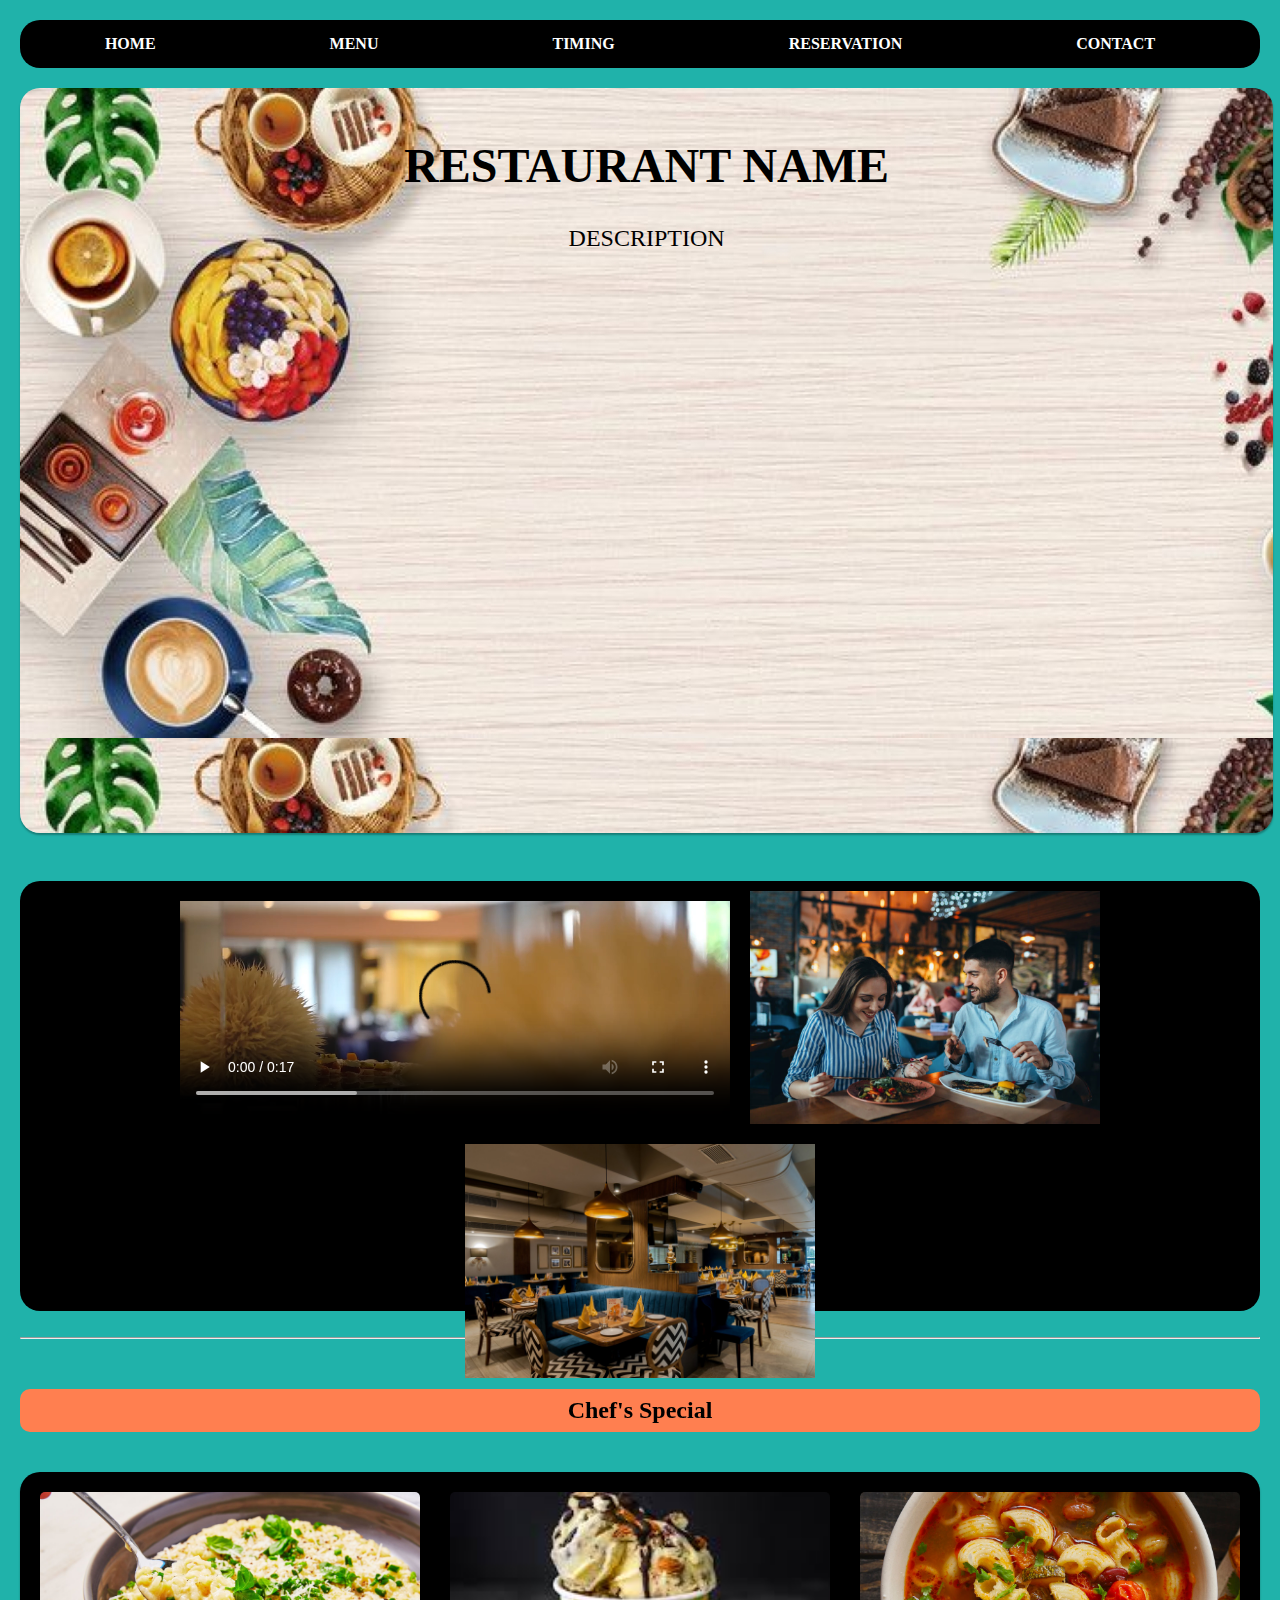
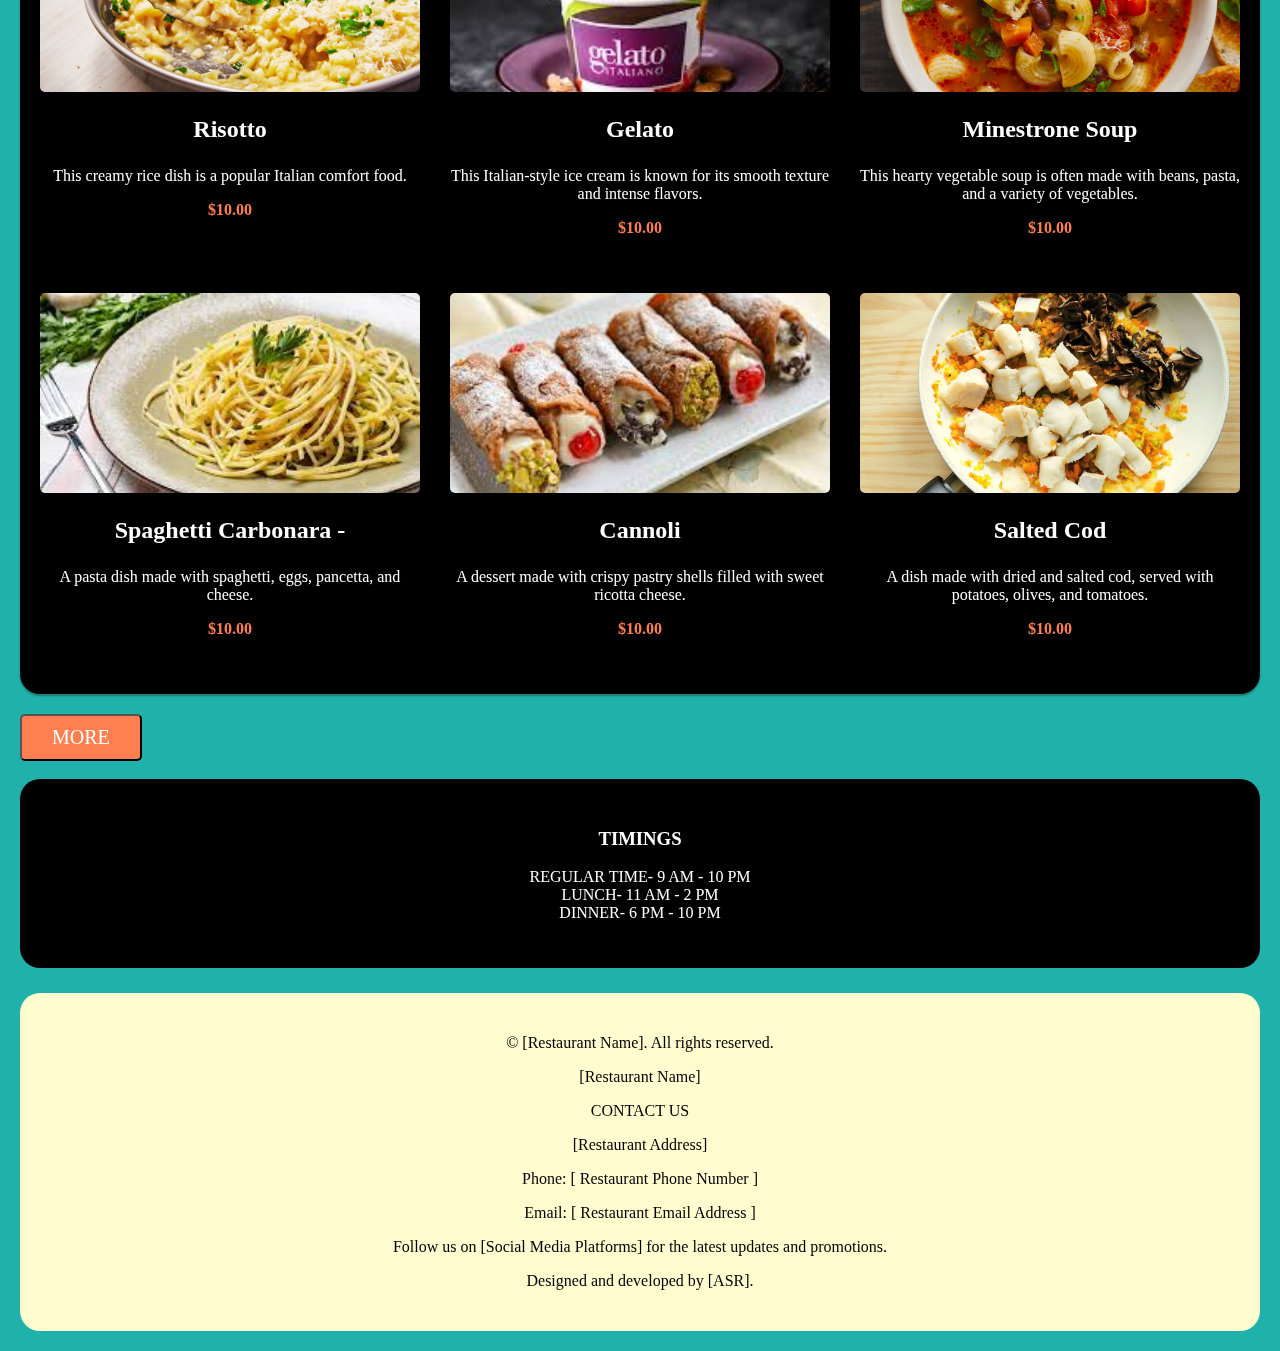
<file: Restaurant website project/index.html>
<html lang="en">
<head>
    <meta charset="UTF-8">
    <meta http-equiv="X-UA-Compatible" content="IE=edge">
    <meta name="viewport" content="width=device-width, initial-scale=1.0">
    <title>ASR</title>
    <link rel="stylesheet" href="index.css">

</head>
<body>
     <header>
        <div>
            <nav>
                <a href="#">HOME</a>
                <a href="#MENU">MENU</a>
                <a href="#TIMING">TIMING</a>
                <a href="reservation.html"  target="_blank" >RESERVATION</a>
                <a href="#CONTACT" > CONTACT </a>
            </nav>
        </div>
     </header>
     
     &nbsp;

     <section style="background:url('./background image2.jpg')" width="500" height="500">
        <h1>RESTAURANT NAME</h1>
        <p>DESCRIPTION</p>
        <video src=""></video>
     </section>

     &nbsp;

     <div class="video">
        <video src="restaurant-1192.mp4" controls loop  width="550" height="350" ></video>
        <img src="demo1.jpg" alt="" height="300" width="350">
        <img src="demo3.jpg" alt="" height="300" width="350">
     </div>
     
     &nbsp;
     <hr>
     <h2 id="MENU">Chef's Special</h2>
     <main>
        
        <div class="dishes">
            <img src="Risotto.jpg" alt="Menu Item 1">
			<h3>Risotto</h3>
			<p> This creamy rice dish is a popular Italian comfort food.</p>
			<p class="price">$10.00</p>
        </div>

        <div class="dishes">
            <img src="Gelato.jfif" alt="Menu Item 1">
			<h3>Gelato</h3>
			<p> This Italian-style ice cream is known for its smooth texture and intense flavors.</p>
			<p class="price">$10.00</p>
        </div>

        <div class="dishes">
            <img src="Minestrone soup.jpg" alt="Menu Item 1">
			<h3>Minestrone Soup</h3>
			<p> This hearty vegetable soup is often made with beans, pasta, and a variety of vegetables.</p>
			<p class="price">$10.00</p>
        </div>

        <div class="dishes">
            <img src="spaghettu.jfif" alt="Menu Item 1">
			<h3>Spaghetti Carbonara - </h3>
			<p>A pasta dish made with spaghetti, eggs, pancetta, and cheese.</p>
			<p class="price">$10.00</p>
        </div>

        <div class="dishes">
            <img src="canoli.jfif" alt="Menu Item 1">
			<h3>Cannoli</h3>
			<p> A dessert made with crispy pastry shells filled with sweet ricotta cheese.</p>
			<p class="price">$10.00</p>
        </div>

        <div class="dishes">
            <img src="salted cod.jpg" alt="Menu Item 1">
			<h3>Salted Cod</h3>
			<p> A dish made with dried and salted cod, served with potatoes, olives, and tomatoes.</p>
			<p class="price">$10.00</p>
        </div>

     </main>
     <div class="button">
        <button>
             <a href="order page.html" target="_blank"> MORE </a>
        </button>
    </div>

     &nbsp;

     <div class="timings" id="TIMING">
        <h3> TIMINGS</h3>
        <P>
            REGULAR TIME- 9 AM - 10 PM <br>
            LUNCH- 11 AM - 2 PM <br>
            DINNER- 6 PM - 10 PM  <br>
        </P>
     </div>
     
     
    <footer id="CONTACT">
        <p>&copy; <span id="year"></span> [Restaurant Name]. All rights reserved.</p>
        <p>[Restaurant Name]</p>
        <p>CONTACT US</p>
        <p>[Restaurant Address]</p>
        <p>Phone: [ Restaurant Phone Number ]</p>
        <p>Email: [ Restaurant Email Address ]</p>
        <p>Follow us on [Social Media Platforms] for the latest updates and promotions.</p>
        <p>Designed and developed by [ASR].</p>
    </footer>

</body>
</html>
</file>
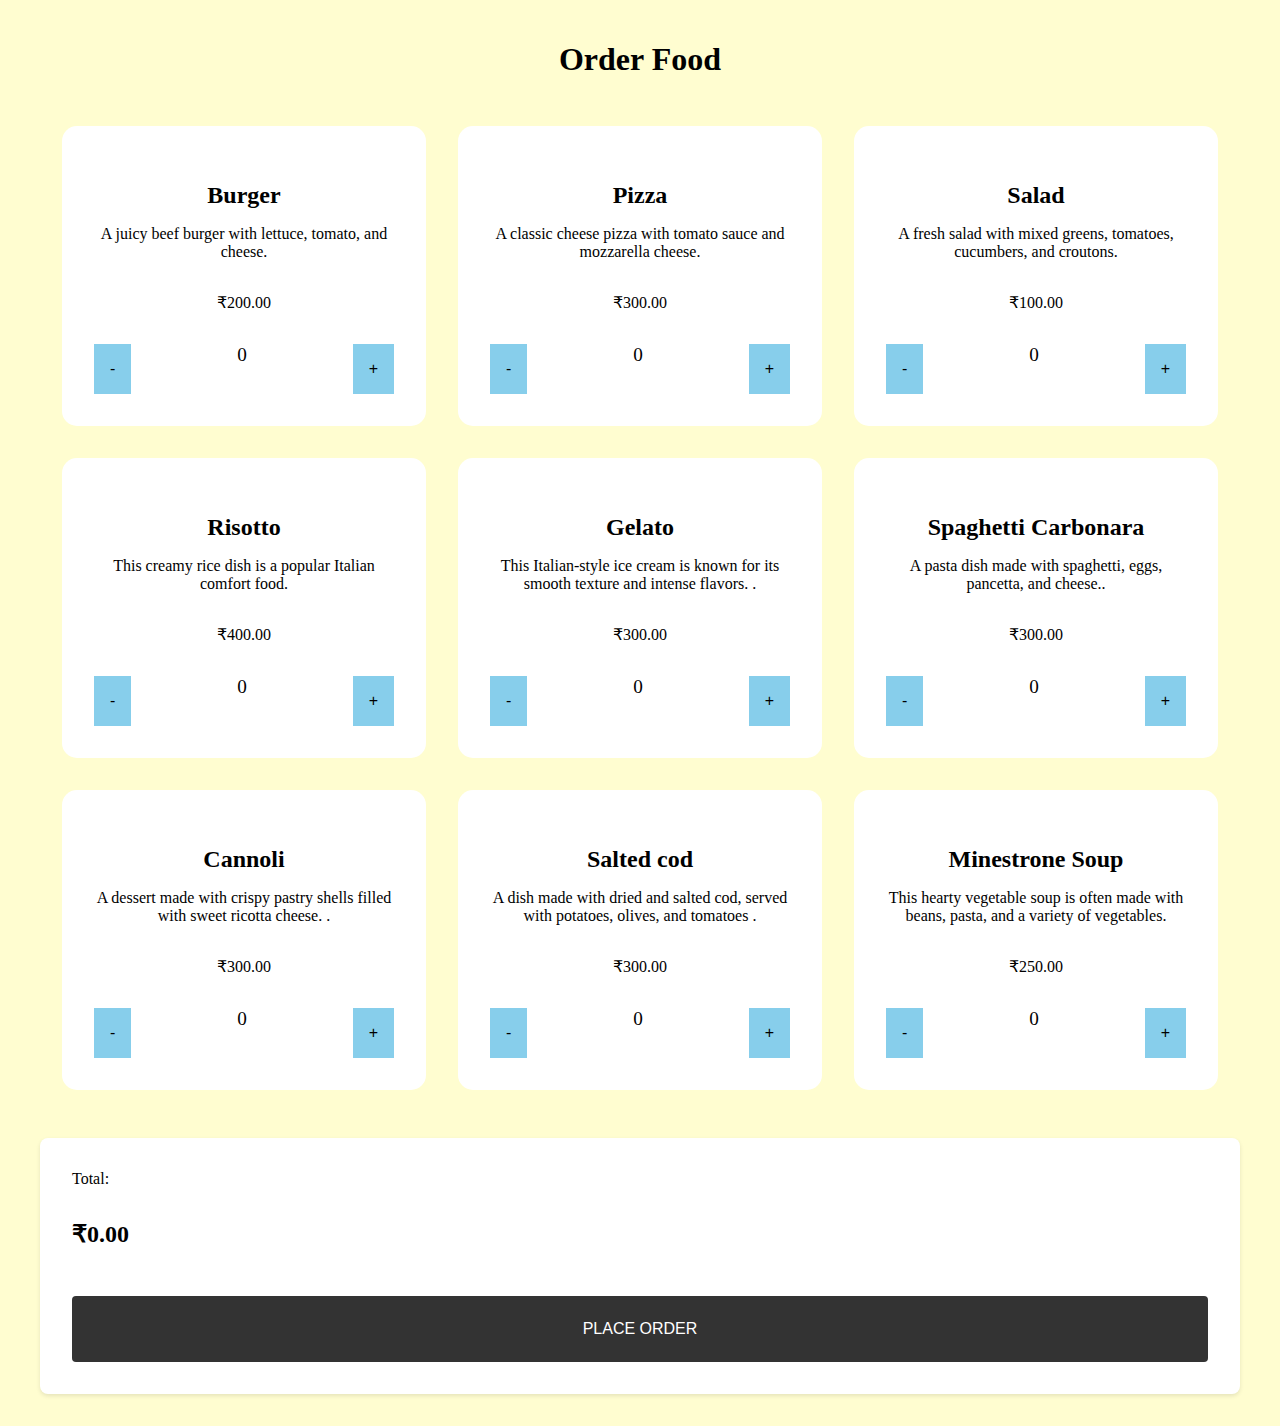
<file: Restaurant website project/order page.html>
<!DOCTYPE html>
<html>
  <head>
    <meta charset="UTF-8">
    <title>Order Food</title>
    <link rel="stylesheet" type="text/css" href="order page.css">
  </head>
  <body>
    <div class="container">
      <h1>Order Food</h1>
      <div class="menu">

        <div class="menu-item">
          <div>
            <h3>Burger</h3>
            <div class="description">A juicy beef burger with lettuce, tomato, and cheese.</div>
            <div class="price">₹200.00</div>
          </div>
          <div class="quantity">
            <button class="minus">-</button>
            <div class="quantity-value">0</div>
            <button class="plus">+</button>
          </div>
        </div>

        <div class="menu-item">
          <div>
            <h3>Pizza</h3>
            <div class="description">A classic cheese pizza with tomato sauce and mozzarella cheese.</div>
            <div class="price">₹300.00</div>
          </div>
          <div class="quantity">
            <button class="minus">-</button>
            <div class="quantity-value">0</div>
            <button class="plus">+</button>
          </div>
        </div>

        <div class="menu-item">
          <div>
            <h3>Salad</h3>
            <div class="description">A fresh salad with mixed greens, tomatoes, cucumbers, and croutons.</div>
            <div class="price">₹100.00</div>
          </div>
          <div class="quantity">
            <button class="minus">-</button>
            <div class="quantity-value">0</div>
            <button class="plus">+</button>
          </div>
        </div>

        <div class="menu-item">
          <div>
            <h3>Risotto</h3>
            <div class="description">This creamy rice dish is a popular Italian comfort food.</div>
            <div class="price">₹400.00</div>
          </div>
          <div class="quantity">
            <button class="minus">-</button>
            <div class="quantity-value">0</div>
            <button class="plus">+</button>
          </div>

        </div><div class="menu-item">
          <div>
            <h3>Gelato</h3>
            <div class="description">This Italian-style ice cream is known for its smooth texture and intense flavors. .</div>
            <div class="price">₹300.00</div>
          </div>
          <div class="quantity">
            <button class="minus">-</button>
            <div class="quantity-value">0</div>
            <button class="plus">+</button>
          </div>

        </div><div class="menu-item">
          <div>
            <h3>Spaghetti Carbonara</h3>
            <div class="description"> A pasta dish made with spaghetti, eggs, pancetta, and cheese..</div>
            <div class="price">₹300.00</div>
          </div>
          <div class="quantity">
            <button class="minus">-</button>
            <div class="quantity-value">0</div>
            <button class="plus">+</button>
          </div>

        </div><div class="menu-item">
          <div>
            <h3>Cannoli</h3>
            <div class="description">A dessert made with crispy pastry shells filled with sweet ricotta cheese. .</div>
            <div class="price">₹300.00</div>
          </div>
          <div class="quantity">
            <button class="minus">-</button>
            <div class="quantity-value">0</div>
            <button class="plus">+</button>
          </div>

        </div><div class="menu-item">
          <div>
            <h3>Salted cod</h3>
            <div class="description">A dish made with dried and salted cod, served with potatoes, olives, and tomatoes .</div>
            <div class="price">₹300.00</div>
          </div>
          <div class="quantity">
            <button class="minus">-</button>
            <div class="quantity-value">0</div>
            <button class="plus">+</button>
          </div>

        </div><div class="menu-item">
          <div>
            <h3>Minestrone Soup</h3>
            <div class="description">This hearty vegetable soup is often made with beans, pasta, and a variety of vegetables.</div>
            <div class="price">₹250.00</div>
          </div>
          <div class="quantity">
            <button class="minus">-</button>
            <div class="quantity-value">0</div>
            <button class="plus">+</button>
          </div>
        </div>
      </div>

      <div class="order">
        <label>Total:</label>
        <div class="order-total">₹0.00</div>
        <button type="submit" disabled>Place Order</button>
      </div>
    </div>
    <script src="order page javascript.js"></script>
  </body>
</html>
</file>
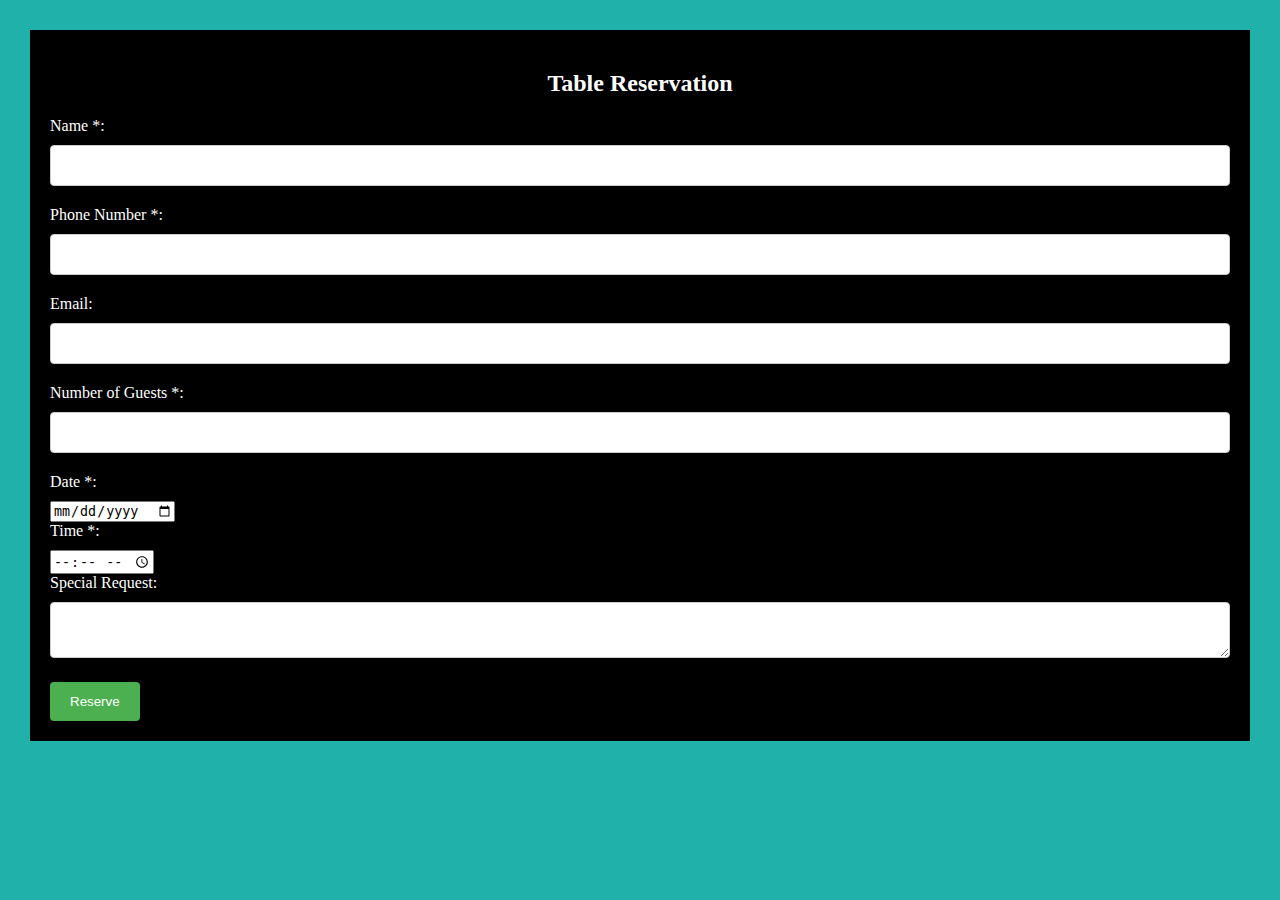
<file: Restaurant website project/reservation.html>
<!DOCTYPE html>
<html lang="en">
<head>
  <meta charset="UTF-8">
  <meta name="viewport" content="width=device-width, initial-scale=1.0">
  <title>Table Reservation Form</title>
  <link rel="stylesheet" href="reservation.css">
</head>
<body>
  <div id="form-section">
    <h2>Table Reservation</h2>
    <form id="reservation-form" method="post">
      <label for="name">Name *:</label>
      <input type="text" id="name" name="name" required>

      <label for="phone">Phone Number *:</label>
      <input type="tel" id="phone" name="phone" required>

      <label for="email">Email:</label>
      <input type="email" id="email" name="email" required>

      <label for="guests">Number of Guests *:</label>
      <input type="number" id="guests" name="guests" required>

      <label for="date">Date *:</label>
      <input type="date" id="date" name="date" required>

      <label for="time">Time *:</label>
      <input type="time" id="time" name="time" required>

      <label for="special-request">Special Request:</label>
      <textarea id="special-request" name="special-request"></textarea>

      <button type="submit" class="btn">Reserve</button>
    </form>
  </div>

  <script>
    const form = document.getElementById("reservation-form");
    form.addEventListener("submit", (event) => {
      event.preventDefault(); // prevent form submission
      alert("Your table is booked!"); // show message
    });
  </script>
</body>
</html>
</file>
<file: Restaurant website project/index.css>
/* Body styles */
body {
    background-color: lightseagreen;
    color: black;
    font-family: cursive;
    margin: 20px;
  }
  
  /* Navigation styles */
  header{
    background-color: black;
    text-align: center;
    word-spacing: 150px;
    padding: 15px;
    border-radius: 20px;
    margin: 20px;
    position: fixed;
    top: 0;
    left: 0;
    right: 0;
  }

  nav a {
    color: white;
    font-weight: bold;
    text-decoration: none;
    margin-right: 20px;
    transition: all 0.3s ease-in-out;
  }
  
  nav a:hover {
    color: black;
    background-color: white;
    padding: 5px 10px;
    border-radius: 5px;
  }
  
  /* Section styles */
  
  section {
    width: 93%;
    height: 75%;
    background-color: black;
    color: white;
    padding: 50px;
    text-align: center;
    box-shadow: 0px 2px 2px rgba(0,0,0,0.3);
    border-radius: 20px;
    margin-top: 50px;
  }
  
  section h1 {
    color: black;
    font-size: 48px;
    margin-top: 0;
  }
  
  section p {
    color: black;
    font-size: 24px;
  }
  
  /* video and images section style*/

  .video {
    margin-top: 30px;
    background-color: black;
    display: flex;
    flex-wrap: wrap;
    justify-content: center;
    align-items: center;
    border-radius: 20px;
    height: 50%;
  }
  
  .video video, .video img {
    max-width: 100%;
    height: auto;
    margin: 10px;
  }
  


  video img{
    padding-bottom: 10px;
    padding-left: 30px;
  }
  
  h2{
    color: black;
    background-color: coral;
    text-align: center;
    padding: 8px;
    border-radius: 10px;
    margin-top: 50px;
  }
  
  h2:hover{
    color: white;
    background-color: black;
    border-radius: 10px;
  }
  
  
/* Main styles */
main {
  margin-top: 40px;
  display: flex;
  flex-wrap: wrap;
  justify-content: space-between;
  text-align: center;
  padding-top: 20px;
  padding-right: 20px;
  padding-left: 20px;
  background-color: black;
  color: white;
  box-shadow: 0px 2px 2px rgba(0,0,0,0.3);
  border-radius: 20px;
}

.dishes {
  flex-basis: calc(33.33% - 20px);
  margin-bottom: 40px;
  text-align: center;
  transition: all 0.3s ease-in-out;
}

.dishes:hover {
  box-shadow: 0px 2px 2px rgba(44, 227, 154, 0.3);
  transform: translateY(-15px);
}

.dishes img {
  width: 100%;
  height: 200px;
  object-fit: cover;
  border-radius: 5px;
}

.dishes h3 {
  text-align: center;
  font-size: 24px;
}

.dishes p {
  font-size: 16px;
}

.price {
  font-size: 24px;
  font-weight: bold;
  color: coral;
}

button {
  font-family: cursive;
  text-decoration: none;
  background-color: coral;
  color: white;
  padding: 10px 30px;
  font-size: 20px;
  border-radius: 5px;
  cursor: pointer;
  margin-top: 20px;
}

button a{
  text-decoration: none;
  color: white
}

button:hover {
  background-color: blue;
  color: coral;
  
}


  /* timins styles*/
  .timings {
    padding: 30px;
    color: white;
    background-color: black;
    text-align: center;
    border-radius: 20px;
  }
  
  /*footer styles*/

  footer {
    margin-top: 25px;
    background-color: #fffdd0;
    color: black;
    font-family: cursive;
    text-align: center;
    padding: 25px;
    border-radius: 20px;
  }
</file>
<file: Restaurant website project/reservation.css>
body {
  background-color: lightseagreen;
  margin: 30px;
  font-family: cursive;
}

h2{
    text-align: center;
}
#form-section {
  background-color: black;
  color: white;
  padding: 20px;
}
label {
  display: block;
  margin-bottom: 10px;
}
input[type=text], input[type=tel], input[type=email], input[type=number], textarea {
  width: 100%;
  padding: 12px;
  border: 1px solid #ccc;
  border-radius: 4px;
  box-sizing: border-box;
  margin-bottom: 20px;
  resize: vertical;
}
button[type=submit] {
  background-color: #4CAF50;
  color: white;
  padding: 12px 20px;
  border: none;
  border-radius: 4px;
  cursor: pointer;
}
button[type=submit]:hover {
  background-color: #45a049;
}
</file>
<file: Restaurant website project/order page.css>
/* Reset default margin and padding 
* {
  margin: 0;
  padding: 0;
  box-sizing: border-box;
  
}
*/
/* Set default font and background color */
body {
  font-family: cursive;
  background-color: #fffdd0;
}

h1{
  text-align: center;
  padding-top: 20px;
}

/* Style the menu */


.menu {
  display: flex;
  flex-wrap: wrap;
  justify-content: center;
  margin: 2rem;
  
}

.menu-item {
  background-color: #fff;
  border-radius: 15px;
  display: flex;
  flex-direction: column;
  justify-content: space-between;
  margin: 1rem;
  max-width: 300px;
  padding: 2rem;
  text-align: center;
  
}
  
  /*
  .menu-container {
    display: flex;
    flex-wrap: wrap;
    justify-content: space-between;
    margin: 1rem;
  }
  
  .menu-item {
    background-color: #fff;
    border-radius: 15px;
    display: flex;
    flex-direction: column;
    justify-content: space-between;
    margin: 1rem 0;
    max-width: calc(33.33% - 2rem);
    padding: 10px;
    text-align: center;
    padding-right: ;
    
    
  }
  */

.menu-item h3 {
  font-size: 1.5rem;
  margin-bottom: 1rem;
}

.menu-item .description {
  font-size: 1rem;
  margin-bottom: 2rem;
}

.menu-item .quantity {
  display: flex;
  justify-content: space-between;
  margin-top: 2rem;
}

.menu-item .quantity button {
  background-color: skyblue;
  border: none;
  cursor: pointer;
  font-size: 1rem;
  padding: 1rem;
}

.menu-item .quantity-value {
  font-size: 1.2rem;
  margin: 0 0.5rem;
}

/* Style the order summary */
.order {
  background-color: #fff;
  border-radius: 0.5rem;
  box-shadow: 0 2px 4px rgba(0, 0, 0, 0.1);
  display: flex;
  flex-direction: column;
  gap: 2rem;
  margin: 2rem;
  padding: 2rem;
}

.order-total {
  font-size: 1.5rem;
  font-weight: bold;
  margin-bottom: 1rem;
}

.order button {
  background-color: #333;
  border: none;
  border-radius: 0.25rem;
  color: #fff;
  cursor: pointer;
  font-size: 1rem;
  padding: 1.5rem 2rem;
  text-transform: uppercase;
  transition: background-color 0.2s ease-in-out;
}

.order button:hover {
  background-color: #555;
}

/* Style the order success message */
</file>
